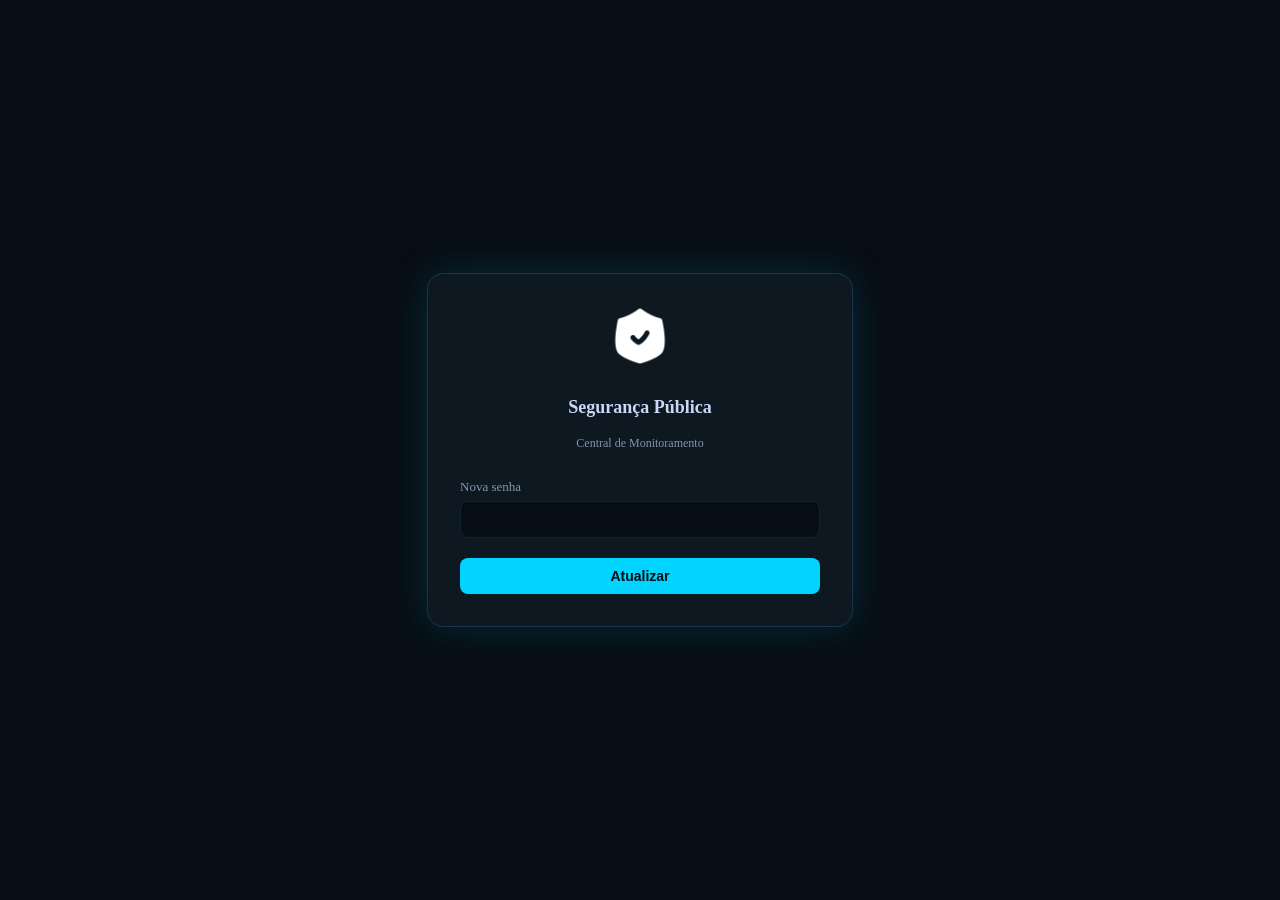
<file: nova-senha.html>
<!DOCTYPE html>
<html lang="pt-br">
<head>
      <meta charset="UTF-8">
      <meta name="viewport" content="width=device-width, initial-scale=1.0">
      <link rel="stylesheet" href="src/css/trocaSenha.css">
      

      <title>Senha nova</title>
</head>
<body>
      <div id="modal_overlay">
            <div id="modal_login">
                  
                  <img src="img/logo.png" id="modal_avatar" alt="Logo">
                  <h2 id="modal_titulo">Segurança Pública</h2>
                  <p id="modal_subtitulo">Central de Monitoramento</p>

                  <div class="modal_campo">
                        <label>Nova senha</label>
                        <input type="text" id="senha placeholder="Digite sua nova senha">
                  </div>
                  
                  <button id="modal_btn_senha">Atualizar</button>
                  
            </div>
      </div>

      <script src="/src/javascript/esqueciSenhaUsuario.js"></script>
</body>
</html>
</file>
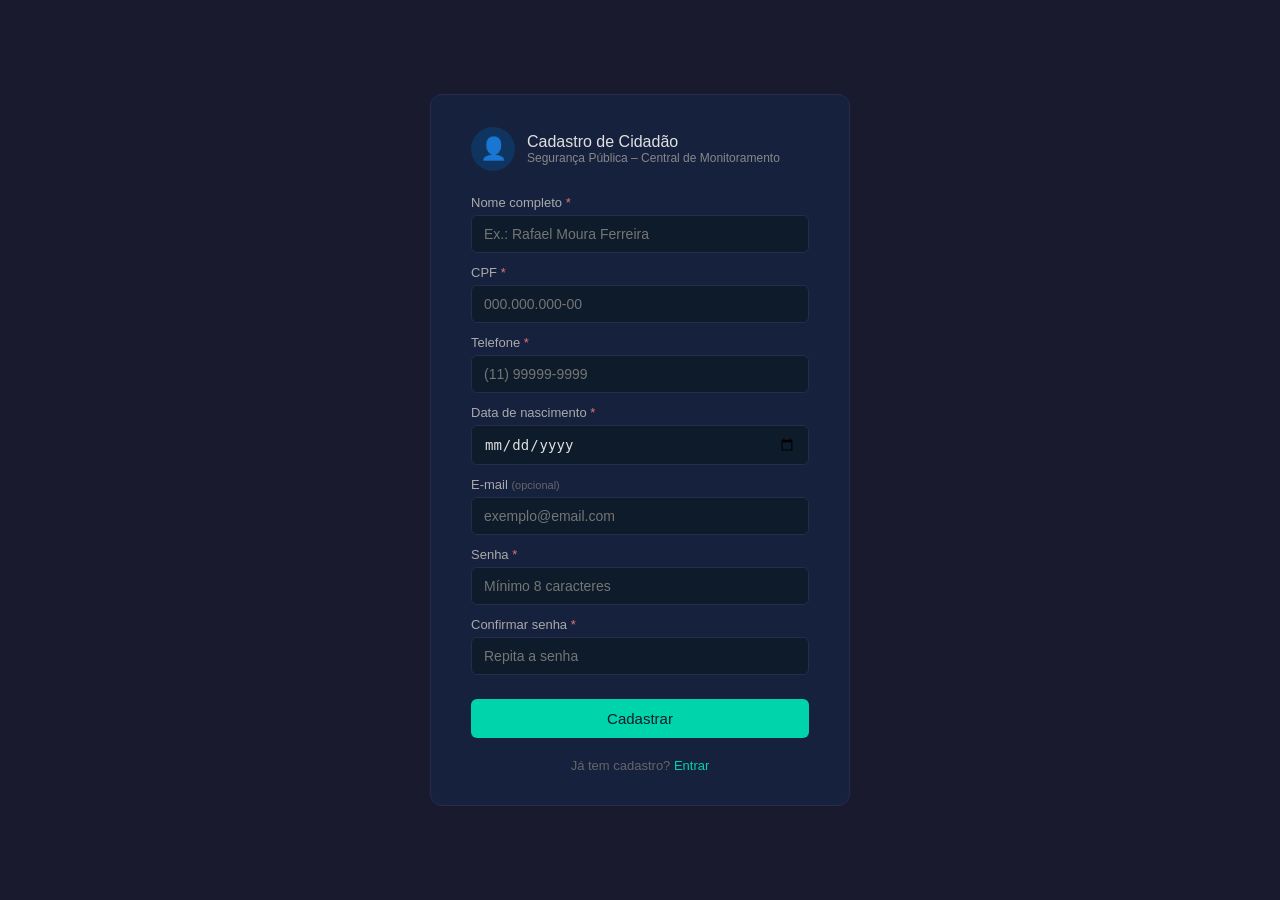
<file: cadastro/cadastro.html>
<!DOCTYPE html>

<html lang="pt-br">
<head>
    <meta charset="UTF-8"/>
    <meta name="viewport" content="width=device-width, initial-scale=1.0"/>
    <title>Cadastro - Segurança Pública</title>
    <link rel="stylesheet" href="cadastro.css"/>
</head>
<body>

<div class="card">
    <div class="header">
    <div class="avatar">👤</div>
    <div>
        <h1>Cadastro de Cidadão</h1>
        <p>Segurança Pública – Central de Monitoramento</p>
    </div>
</div>

    <div class="erro" id="erro"></div>
    <div class="sucesso" id="sucesso"></div>

    <label>Nome completo <span class="obrigatorio">*</span></label>
    <input type="text" id="nome" placeholder="Ex.: Rafael Moura Ferreira"/>

    <label>CPF <span class="obrigatorio">*</span></label>
    <input type="text" id="cpf" placeholder="000.000.000-00" maxlength="14"/>

    <label>Telefone <span class="obrigatorio">*</span></label>
    <input type="text" id="telefone" placeholder="(11) 99999-9999" maxlength="15"/>

    <label>Data de nascimento <span class="obrigatorio">*</span></label>
    <input type="date" id="dataNascimento"/>

    <label>E-mail <span class="opcional">(opcional)</span></label>
    <input type="email" id="email" placeholder="exemplo@email.com"/>

    <label>Senha <span class="obrigatorio">*</span></label>
    <input type="password" id="senha" placeholder="Mínimo 8 caracteres"/>

    <label>Confirmar senha <span class="obrigatorio">*</span></label>
    <input type="password" id="confirmarSenha" placeholder="Repita a senha"/>

    <button onclick="cadastrar()">Cadastrar</button>

    <p class="rodape">Já tem cadastro? <a href="../login/login.html">Entrar</a></p>
</div>

<script src="cadastro.js"></script>
</body>
</html>
</file>
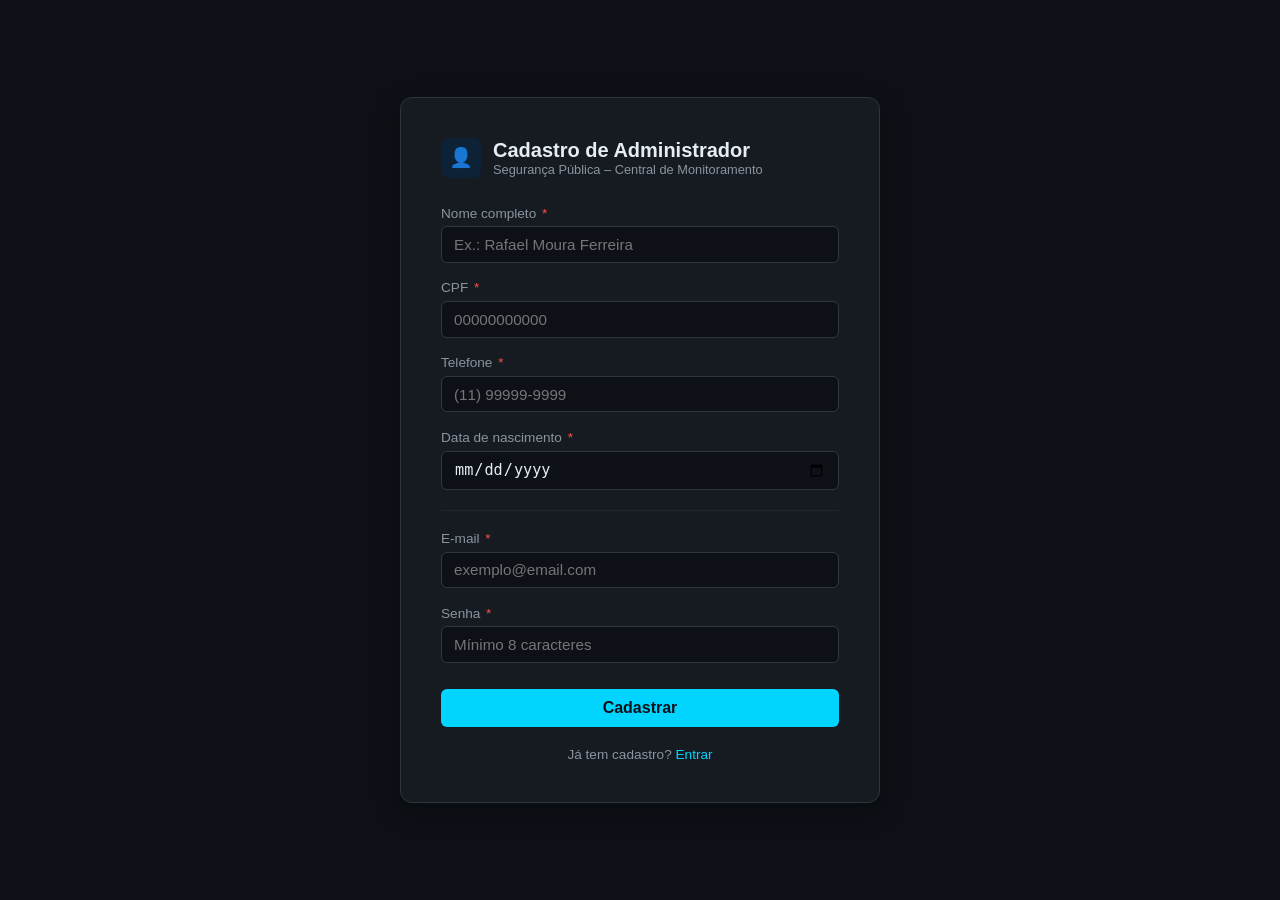
<file: cadastro/cadastroadm.html>
<!DOCTYPE html>
<html lang="pt-BR" xmlns:th="http://www.thymeleaf.org">
<head>
    <meta charset="UTF-8">
    <meta name="viewport" content="width=device-width, initial-scale=1.0">
    <link rel="stylesheet" href="cadastroadm.css"/>

    <title>Cadastro de Administrador – Smart City</title>
    
</head>
<body>
 
<div class="card">
 
    <div class="card-header">
        <div class="icon">👤</div>
        <div>
            <h1>Cadastro de Administrador</h1>
            <p>Segurança Pública – Central de Monitoramento</p>
        </div>
    </div>
 
    <div class="alert alert-success"
         th:if="${param.sucesso}"
         th:text="'Cadastro realizado com sucesso! Bem-vindo(a), ' + ${param.nome} + '.'"></div>
 
    <div class="alert alert-error"
         th:if="${erro}"
         th:text="${erro}"></div>
 
    <form th:action="@{/usuario/cadastrar-admin}"
          th:object="${usuario}"
          method="post"
          novalidate>
 
        <div class="form-group">
            <label for="nome">Nome completo <span class="required">*</span></label>
            <input type="text"
                   id="nome"
                   th:field="*{nome}"
                   th:classappend="${#fields.hasErrors('nome')} ? 'error'"
                   placeholder="Ex.: Rafael Moura Ferreira"
                   maxlength="100"
                   required>
            <span class="error-msg"
                  th:if="${#fields.hasErrors('nome')}"
                  th:errors="*{nome}"></span>
        </div>
 
        <div class="form-group">
            <label for="cpf">CPF <span class="required">*</span></label>
            <input type="text"
                   id="cpf"
                   th:field="*{cpf}"
                   th:classappend="${#fields.hasErrors('cpf')} ? 'error'"
                   placeholder="00000000000"
                   maxlength="11"
                   required>
            <span class="error-msg"
                  th:if="${#fields.hasErrors('cpf')}"
                  th:errors="*{cpf}"></span>
        </div>
 
        <div class="form-group">
            <label for="telefone">Telefone <span class="required">*</span></label>
            <input type="text"
                   id="telefone"
                   th:field="*{telefone}"
                   th:classappend="${#fields.hasErrors('telefone')} ? 'error'"
                   placeholder="(11) 99999-9999"
                   maxlength="12"
                   required>
            <span class="error-msg"
                  th:if="${#fields.hasErrors('telefone')}"
                  th:errors="*{telefone}"></span>
        </div>
 
        <div class="form-group">
            <label for="dataNascimento">Data de nascimento <span class="required">*</span></label>
            <input type="date"
                   id="dataNascimento"
                   th:field="*{dataNascimento}"
                   th:classappend="${#fields.hasErrors('dataNascimento')} ? 'error'"
                   required>
            <span class="error-msg"
                  th:if="${#fields.hasErrors('dataNascimento')}"
                  th:errors="*{dataNascimento}"></span>
        </div>
 
        <hr class="divider">
 
        <div class="form-group">
            <label for="email">E-mail <span class="required">*</span></label>
            <input type="email"
                   id="email"
                   th:field="*{email}"
                   th:classappend="${#fields.hasErrors('email')} ? 'error'"
                   placeholder="exemplo@email.com"
                   maxlength="150"
                   required>
            <span class="error-msg"
                  th:if="${#fields.hasErrors('email')}"
                  th:errors="*{email}"></span>
        </div>
 
        <div class="form-group">
            <label for="senha">Senha <span class="required">*</span></label>
            <input type="password"
                   id="senha"
                   th:field="*{senha}"
                   th:classappend="${#fields.hasErrors('senha')} ? 'error'"
                   placeholder="Mínimo 8 caracteres"
                   minlength="8"
                   required>
            <span class="error-msg"
                  th:if="${#fields.hasErrors('senha')}"
                  th:errors="*{senha}"></span>
        </div>
 
        <input type="hidden" th:field="*{idTipoUsuario}" value="1">
 
        <button type="submit" class="btn-submit">Cadastrar</button>
    </form>
 
    <p class="footer-link">
        Já tem cadastro? <a th:href="@{/login}">Entrar</a>
    </p>
</div>
 
</body>
</html>
</file>
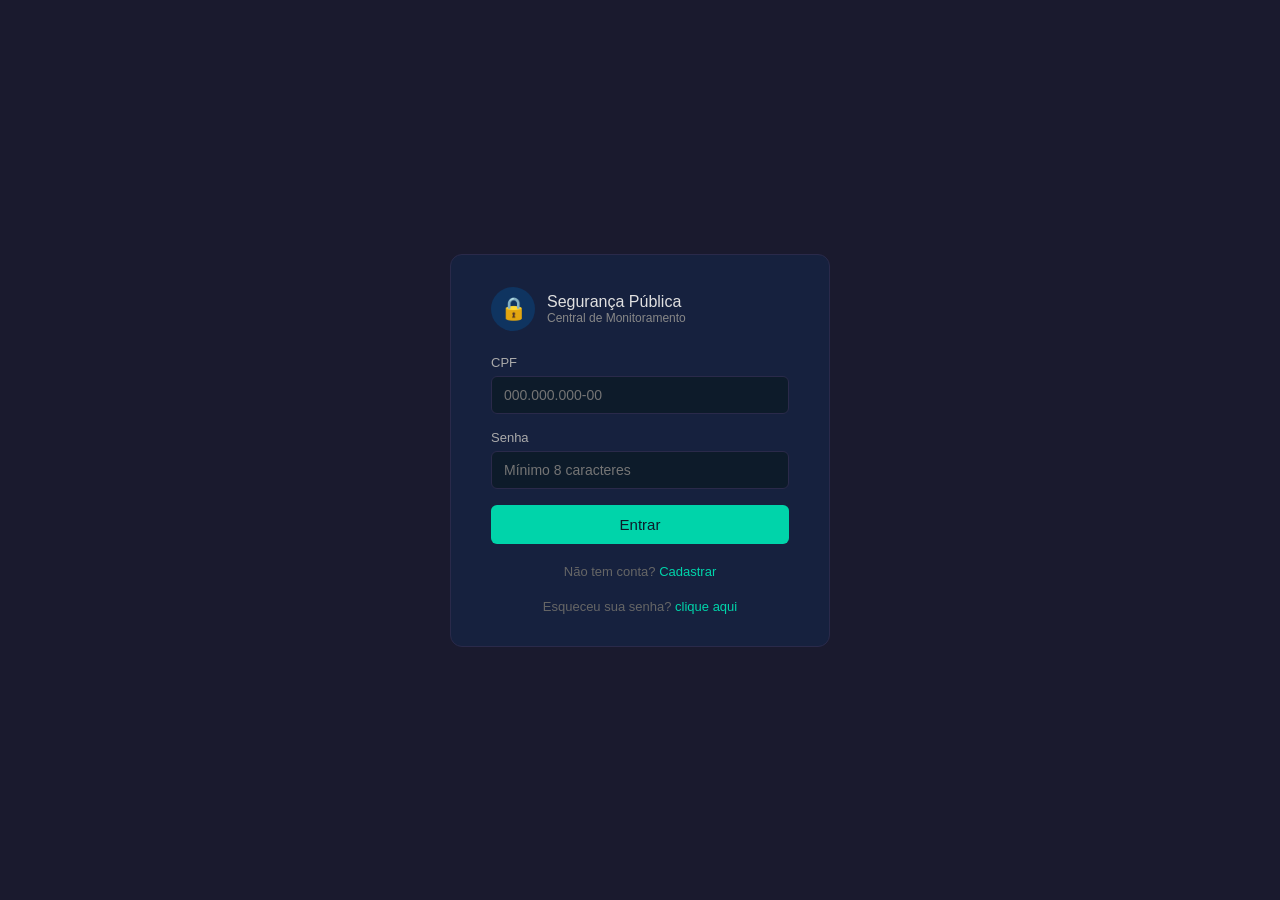
<file: login/login.html>
<!DOCTYPE html>
<html lang="pt-br">
<head>
  <meta charset="UTF-8"/>
  <meta name="viewport" content="width=device-width, initial-scale=1.0"/>
  <title>Login</title>
  <link rel="stylesheet" href="login.css"/>
</head>
<body>

<div class="card">
<div class="header">
    <div class="avatar">🔒</div>
    <div>
    <h1>Segurança Pública</h1>
    <p>Central de Monitoramento</p>
    </div>
</div>

<div class="erro" id="erro">CPF ou senha incorretos!</div>

<label>CPF</label>
<input type="text" id="cpf" placeholder="000.000.000-00"/>

<label>Senha</label>
<input type="password" id="senha" placeholder="Mínimo 8 caracteres"/>

<button onclick="fazerLogin()">Entrar</button>

<p class="rodape">Não tem conta? <a href="../cadastro/cadastro.html">Cadastrar</a></p>
<p class="rodape">Esqueceu sua senha? <a href="../esqueciSenhaUsuario.html">clique aqui</a></p>
</div>

<script src="login.js"></script>
</body>
</html>
</file>
<file: src/css/trocaSenha.css>
#modal_login {
      background-color: #0d1821;
      border: 1px solid #1a3350;
      border-radius: 16px;
      padding: 32px;
      width: 360px;
      display: flex;
      flex-direction:column;
      align-items: center;
      gap: 16px;
      position: relative;
      box-shadow: 0 0 40px rgba(0, 212, 255, 0.15);
      animation: modal_entrar 0.25s ease;
}
body {
      display: flex;
      justify-content: center; /* Centraliza horizontalmente */
      align-items: center;     /* Centraliza verticalmente */
      min-height: 100vh;       /* Faz o body ocupar 100% da altura da tela */
      margin: 0;               /* Remove margens brancas indesejadas ao redor da página */
      background-color: #070d14;
}

#modal_avatar {
      width: 60px;
      height: 60px;
      border-radius: 50%;
      object-fit: cover;
}

#modal_titulo {
      color: #ccd6f6;
      font-size: 18px;
      font-weight: 600;
}

#modal_subtitulo {
      color: #8892b0;
      font-size: 12px;
      margin-top: -12px;
}

.modal_campo {
      width: 100%;
      display: flex;
      flex-direction: column;
      gap: 6px;
}

.modal_campo label {
      font-size: 13px;
      color: #8892b0;
}

.modal_campo input {
      background-color: #070d14;
      border: 1px solid #112233;
      border-radius: 8px;
      padding: 10px 14px;
      color: #ccd6f6;
      font-family: 'Poppins', sans-serif;
      font-size: 13px;
      outline: none;
      transition: border 0.2s ease;
}

.modal_campo input:focus {
      border-color: #00d4ff;
      box-shadow: 0 0 8px rgba(0, 212, 255, 0.2);
}

@keyframes modal_btn_email {
      from { opacity: 0; transform: scale(0.95); }
      to   { opacity: 1; transform: scale(1); }
}
#modal_btn_senha {
      width: 100%;
      padding: 10px;
      background-color: #00d4ff;
      color: #070d14;
      border: none;
      border-radius: 8px;
      font-family: 'Poppins', sans-serif;
      font-size: 14px;
      font-weight: 600;
      cursor: pointer;
      margin-top: 4px;
      transition: background-color 0.2s ease, transform 0.1s ease;
}
#modal_btn_entrar {
      width: 100%;
      padding: 10px;
      background-color: #00d4ff;
      color: #070d14;
      border: none;
      border-radius: 8px;
      font-family: 'Poppins', sans-serif;
      font-size: 14px;
      font-weight: 600;
      cursor: pointer;
      margin-top: 4px;
      transition: background-color 0.2s ease, transform 0.1s ease;
}
</file>
<file: cadastro/cadastro.css>
* { box-sizing: border-box; margin: 0; padding: 0; }

body {
    font-family: Arial, sans-serif;
    background: #1a1a2e;
    display: flex;
    align-items: center;
    justify-content: center;
    min-height: 100vh;
    padding: 2rem 1rem;
}

.card {
    background: #16213e;
    border: 1px solid #2a2a4a;
    border-radius: 12px;
    padding: 2rem 2.5rem;
    width: 100%;
    max-width: 420px;
}

.header {
    display: flex;
    align-items: center;
    gap: 12px;
    margin-bottom: 1.5rem;
}

.avatar {
    width: 44px; height: 44px;
    border-radius: 50%;
    background: #0f3460;
    display: flex; align-items: center; justify-content: center;
    font-size: 22px;
}

h1 { font-size: 16px; color: #e0e0e0; font-weight: 500; }
.header p { font-size: 12px; color: #888; }

label {
    font-size: 13px;
    color: #aaa;
    display: block;
    margin-top: 12px;
    margin-bottom: 5px;
}

.obrigatorio { color: #e57373; }
.opcional { color: #666; font-size: 11px; }

input {
    width: 100%;
    padding: 10px 12px;
    background: #0d1b2a;
    border: 1px solid #2a2a4a;
    border-radius: 6px;
    color: #e0e0e0;
    font-size: 14px;
}

input:focus {
    outline: none;
    border-color: #00d4aa;
}

button {
    width: 100%;
    margin-top: 1.5rem;
    padding: 11px;
    background: #00d4aa;
    border: none;
    border-radius: 6px;
    color: #0d1b2a;
    font-size: 15px;
    font-weight: 500;
    cursor: pointer;
}

button:hover { background: #00b894; }

.erro {
    background: #c0392b22;
    border: 1px solid #c0392b55;
    border-radius: 6px;
    padding: 10px;
    margin-top: 12px;
    font-size: 13px;
    color: #e57373;
    display: none;
}

.sucesso {
    background: #00d4aa22;
    border: 1px solid #00d4aa55;
    border-radius: 6px;
    padding: 10px;
    margin-top: 12px;
    font-size: 13px;
    color: #00d4aa;
    display: none;
}

.rodape {
    text-align: center;
    font-size: 13px;
    color: #666;
    margin-top: 1.25rem;
}

.rodape a { color: #00d4aa; text-decoration: none; }
</file>
<file: cadastro/cadastroadm.css>
*, *::before, *::after { box-sizing: border-box; margin: 0; padding: 0; }
 
body {
    font-family: 'Segoe UI', sans-serif;
    background-color: #0d1117;
    color: #c9d1d9;
    min-height: 100vh;
    display: flex;
    align-items: center;
    justify-content: center;
}

.card {
    background-color: #161b22;
    border: 1px solid #30363d;
    border-radius: 12px;
    padding: 2.5rem;
    width: 100%;
    max-width: 480px;
    box-shadow: 0 8px 24px rgba(0,0,0,0.4);
}

.card-header {
    display: flex;
    align-items: center;
    gap: 0.75rem;
    margin-bottom: 1.75rem;
}

.card-header .icon {
    width: 40px;
    height: 40px;
    background: #0d2137;
    border-radius: 8px;
    display: flex;
    align-items: center;
    justify-content: center;
    font-size: 1.2rem;
}

.card-header h1 {
    font-size: 1.25rem;
    color: #e6edf3;
    font-weight: 600;
}

.card-header p {
    font-size: 0.8rem;
    color: #8b949e;
}

.form-group {
    margin-bottom: 1.1rem;
}

label {
    display: block;
    font-size: 0.85rem;
    color: #8b949e;
    margin-bottom: 0.35rem;
}

label .required {
    color: #f85149;
    margin-left: 2px;
}

label .optional {
    color: #6e7681;
    font-size: 0.75rem;
    margin-left: 4px;
}

input[type="text"],
input[type="email"],
input[type="password"],
input[type="date"] {
    width: 100%;
    background-color: #0d1117;
    border: 1px solid #30363d;
    border-radius: 6px;
    color: #e6edf3;
    font-size: 0.95rem;
    padding: 0.55rem 0.75rem;
    transition: border-color 0.2s;
    outline: none;
}

input:focus {
    border-color: #00d4ff;
    box-shadow: 0 0 0 3px rgba(0, 212, 255, 0.1);
}

input.error {
    border-color: #f85149;
}

.error-msg {
    font-size: 0.78rem;
    color: #f85149;
    margin-top: 0.3rem;
}

/* Alerta de sucesso / erro vindo do servidor */
.alert {
    padding: 0.75rem 1rem;
    border-radius: 6px;
    font-size: 0.875rem;
    margin-bottom: 1.25rem;
}

/* Nova regra para ocultar a div quando estiver vazia */
.alert:empty {
    display: none;
}

.alert-success {
    background-color: #0f2a1a;
    border: 1px solid #238636;
    color: #3fb950;
}

.alert-error {
    background-color: #2a0f0f;
    border: 1px solid #6e1c1c;
    color: #f85149;
}

.btn-submit {
    width: 100%;
    padding: 0.65rem;
    background-color: #00d4ff;
    color: #0d1117;
    border: none;
    border-radius: 6px;
    font-size: 1rem;
    font-weight: 600;
    cursor: pointer;
    margin-top: 0.5rem;
    transition: background-color 0.2s, transform 0.1s;
}

.btn-submit:hover { background-color: #00b8d9; }
.btn-submit:active { transform: scale(0.98); }

.footer-link {
    text-align: center;
    margin-top: 1.25rem;
    font-size: 0.85rem;
    color: #8b949e;
}

.footer-link a {
    color: #00d4ff;
    text-decoration: none;
}

.footer-link a:hover { 
    text-decoration: underline; 
}

.divider {
    border: none;
    border-top: 1px solid #21262d;
    margin: 1.25rem 0;
}
</file>
<file: login/login.css>
* {
box-sizing: border-box;
margin: 0;
padding: 0;
}

body {
font-family: Arial, sans-serif;
background: #1a1a2e;
display: flex;
align-items: center;
justify-content: center;
min-height: 100vh;
}

.card {
background: #16213e;
border: 1px solid #2a2a4a;
border-radius: 12px;
padding: 2rem 2.5rem;
width: 100%;
max-width: 380px;
}

.header {
display: flex;
align-items: center;
gap: 12px;
margin-bottom: 1.5rem;
}

.avatar {
width: 44px;
height: 44px;
border-radius: 50%;
background: #0f3460;
display: flex;
align-items: center;
justify-content: center;
font-size: 22px;
}

h1 { font-size: 16px; color: #e0e0e0; font-weight: 500; }
p  { font-size: 12px; color: #888; }

label {
font-size: 13px;
color: #aaa;
display: block;
margin-bottom: 6px;
}

input {
width: 100%;
padding: 10px 12px;
background: #0d1b2a;
border: 1px solid #2a2a4a;
border-radius: 6px;
color: #e0e0e0;
font-size: 14px;
margin-bottom: 1rem;
}

input:focus {
outline: none;
border-color: #00d4aa;
}

button {
width: 100%;
padding: 11px;
background: #00d4aa;
border: none;
border-radius: 6px;
color: #0d1b2a;
font-size: 15px;
font-weight: 500;
cursor: pointer;
}

button:hover { background: #00b894; }

.erro {
background: #c0392b22;
border: 1px solid #c0392b55;
border-radius: 6px;
padding: 10px;
margin-bottom: 1rem;
font-size: 13px;
color: #e57373;
display: none;
}

.rodape {
text-align: center;
font-size: 13px;
color: #666;
margin-top: 1.25rem;
}

.rodape a { color: #00d4aa; text-decoration: none; }
</file>
